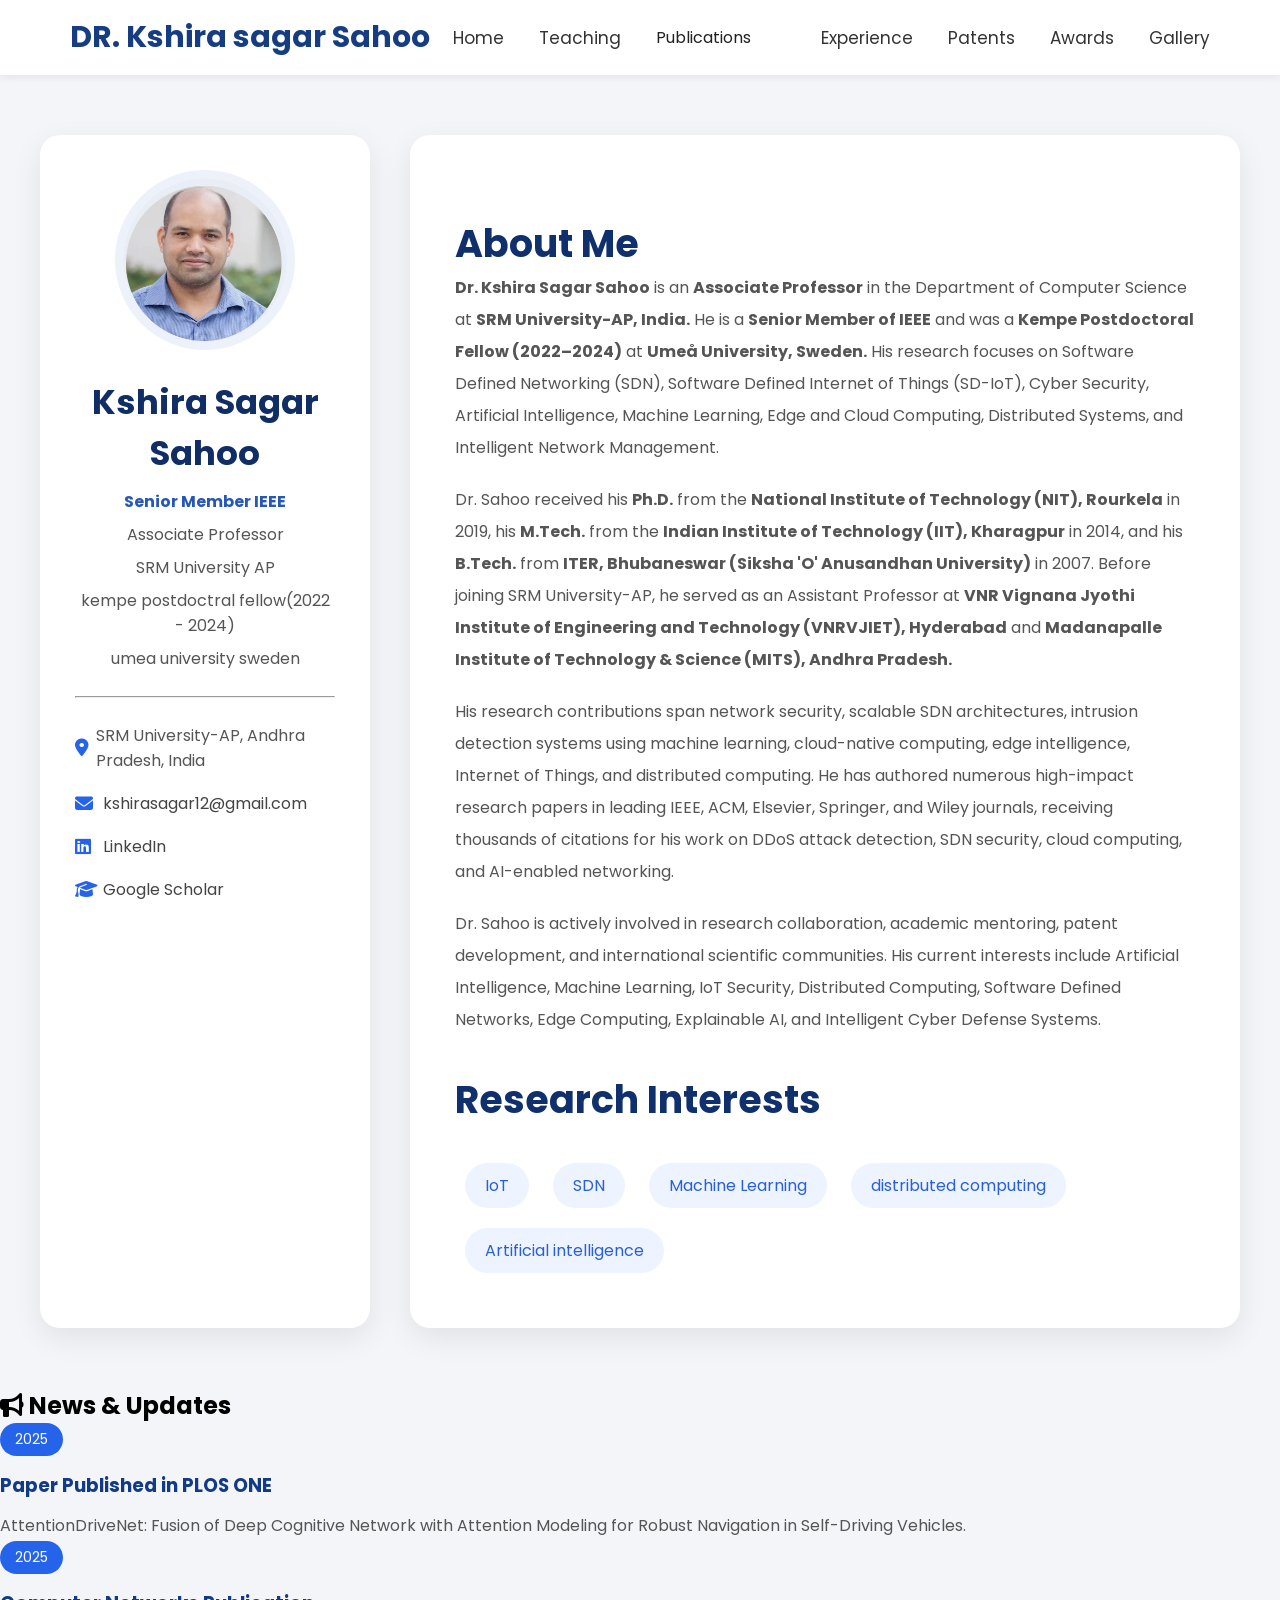
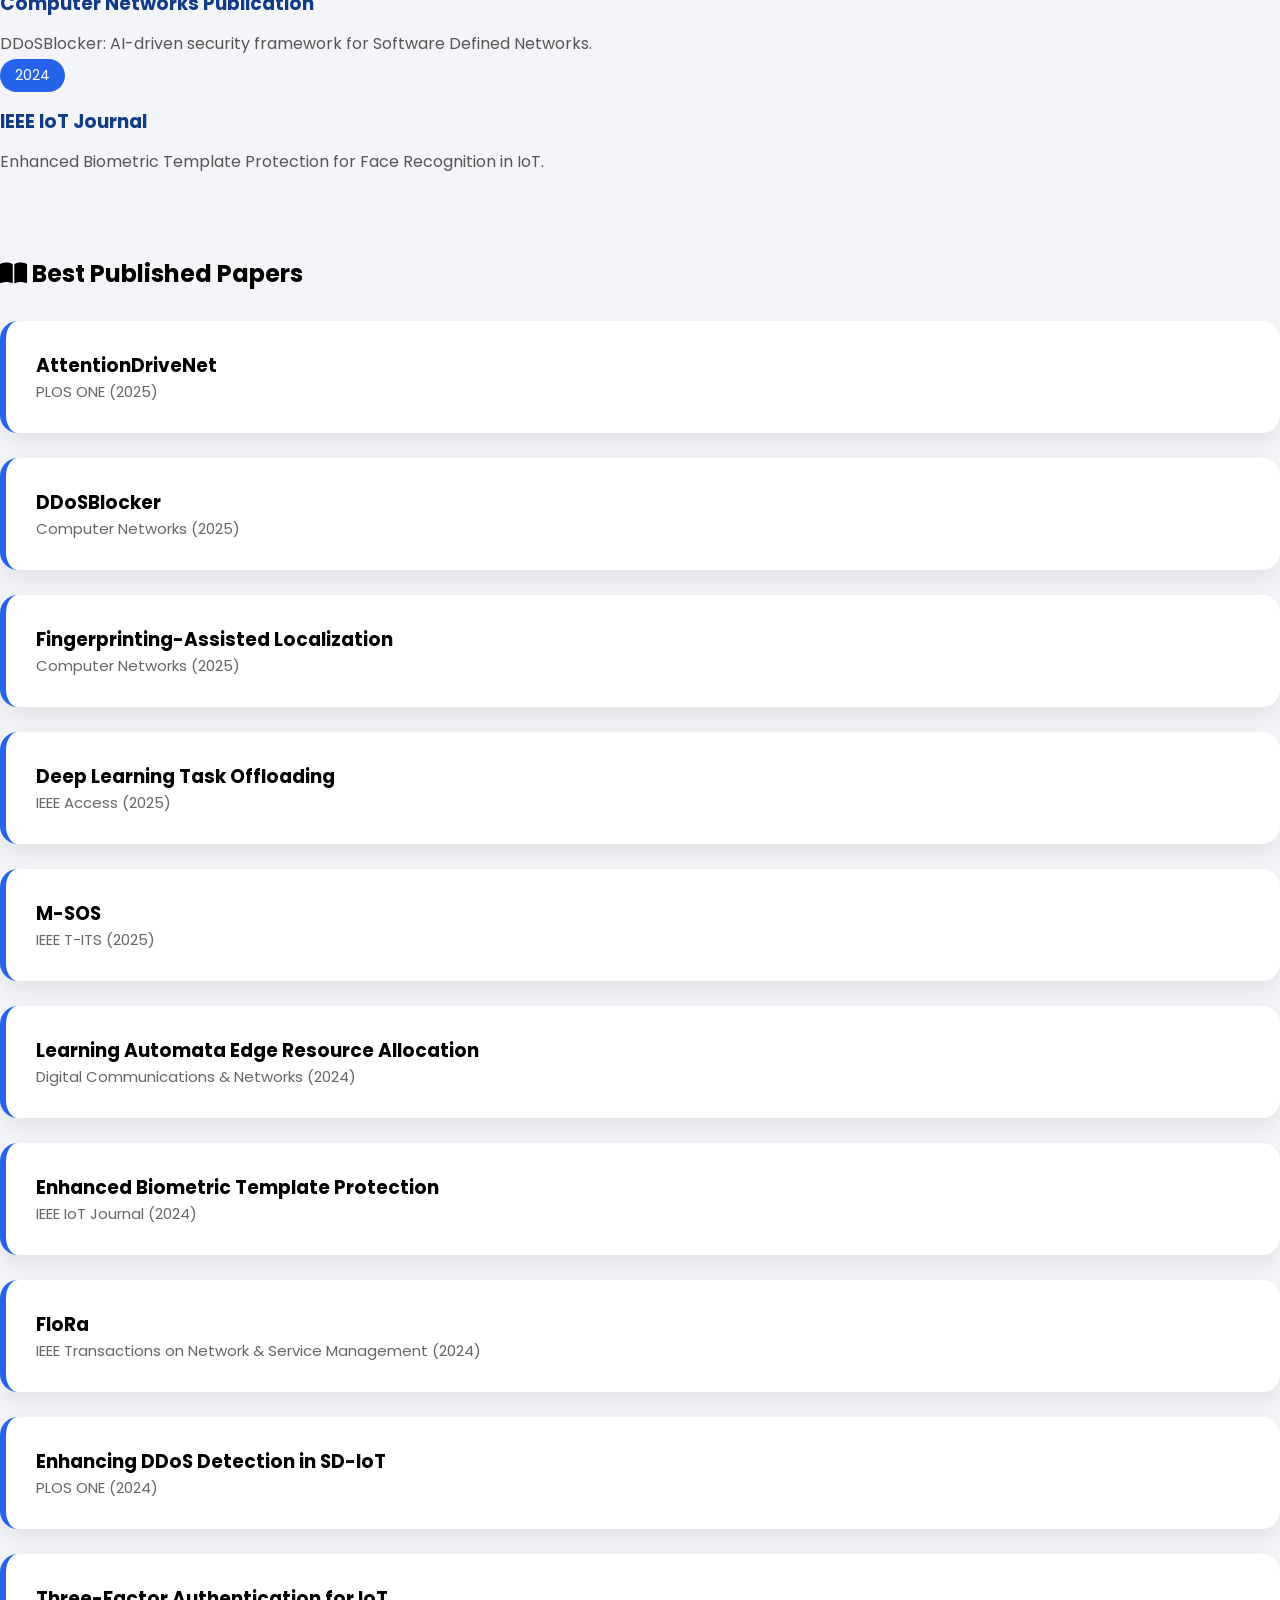
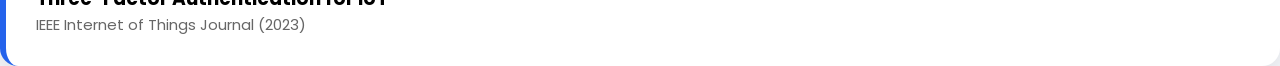
<file: index.html>
<!DOCTYPE html>
<html lang="en">
<head>

<meta charset="UTF-8">
<meta name="viewport" content="width=device-width, initial-scale=1.0">

<title>Kshira sagar sahoo</title>

<link rel="stylesheet" href="css/style.css">

<link rel="preconnect" href="https://fonts.googleapis.com">
<link rel="preconnect" href="https://fonts.gstatic.com" crossorigin>

<link href="https://fonts.googleapis.com/css2?family=Poppins:wght@300;400;500;600;700&display=swap" rel="stylesheet">

<link rel="stylesheet"
href="https://cdnjs.cloudflare.com/ajax/libs/font-awesome/6.5.2/css/all.min.css">

</head>

<body>

<!-- ================= NAVBAR ================= -->


<nav class="navbar">

    <div class="logo">
      DR. Kshira sagar Sahoo
    </div>

    <ul class="nav-links">

        <li><a href="index.html">Home</a></li>

        <li><a href="teaching.html">Teaching</a></li>

        </li> <a href="publications/publications.html">Publications</a><li>

        <li><a href="experience.html">Experience</a></li>

        <li><a href="patents.html">Patents</a></li>

        <li><a href="awards.html">Awards</a></li>
        
        <li><a href="gallery.html">Gallery</a></li>
    </ul>

</nav>
</nav>

<!-- ================= HERO ================= -->

<section class="hero">

<!-- LEFT CARD -->

<div class="profile-card">

<img src="https://kshirasagarsahoo.github.io/kshira-sagar-sahoo-portfolio/images/profile.png" alt="Profile Photo">

<h2>Kshira Sagar Sahoo</h2>

<h4>Senior Member IEEE</h4>

<p>Associate Professor</p>

<p>SRM University AP</p>

<p>kempe postdoctral fellow(2022 - 2024) </p>

<p> umea university sweden</p>

<hr>

<div class="contact">

    <p>
    <i class="fas fa-map-marker-alt"></i>
    SRM University-AP, Andhra Pradesh, India
</p>

    <p>
        <i class="fas fa-envelope"></i>
        <a href="mailto:kshirasagar12@gmail.com" target="_blank">
            kshirasagar12@gmail.com
        </a>
    </p>

    <p>
        <i class="fab fa-linkedin"></i>
        <a href="https://www.linkedin.com/in/kshira-sahoo-b9722a166/"
           target="_blank">
            LinkedIn
        </a>
    </p>

    <p>
        <i class="fas fa-graduation-cap"></i>
        <a href="https://scholar.google.com/citations?hl=en&user=DqTMMzcAAAAJ"
           target="_blank">
            Google Scholar
        </a>
    </p>

    

</div>

</div>

<!-- RIGHT CONTENT -->

<div class="about">

<section class="about-section">

    <h2>About Me</h2>

    <p>
        <strong>Dr. Kshira Sagar Sahoo</strong> is an <strong>Associate Professor</strong>
        in the Department of Computer Science at
        <strong>SRM University-AP, India.</strong>
        He is a <strong>Senior Member of IEEE</strong> and was a
        <strong>Kempe Postdoctoral Fellow (2022–2024)</strong> at
        <strong>Umeå University, Sweden.</strong>
        His research focuses on Software Defined Networking (SDN),
        Software Defined Internet of Things (SD-IoT),
        Cyber Security, Artificial Intelligence,
        Machine Learning, Edge and Cloud Computing,
        Distributed Systems, and Intelligent Network Management.
    </p>

    <p>
        Dr. Sahoo received his <strong>Ph.D.</strong> from the
        <strong>National Institute of Technology (NIT), Rourkela</strong>
        in 2019, his <strong>M.Tech.</strong> from the
        <strong>Indian Institute of Technology (IIT), Kharagpur</strong>
        in 2014, and his <strong>B.Tech.</strong> from
        <strong>ITER, Bhubaneswar (Siksha 'O' Anusandhan University)</strong>
        in 2007. Before joining SRM University-AP, he served as an
        Assistant Professor at
        <strong>VNR Vignana Jyothi Institute of Engineering and Technology (VNRVJIET), Hyderabad</strong>
        and
        <strong>Madanapalle Institute of Technology & Science (MITS), Andhra Pradesh.</strong>
    </p>

    <p>
        His research contributions span network security,
        scalable SDN architectures, intrusion detection systems using
        machine learning, cloud-native computing, edge intelligence,
        Internet of Things, and distributed computing.
        He has authored numerous high-impact research papers in leading
        IEEE, ACM, Elsevier, Springer, and Wiley journals,
        receiving thousands of citations for his work on
        DDoS attack detection, SDN security,
        cloud computing, and AI-enabled networking.
    </p>

    <p>
        Dr. Sahoo is actively involved in research collaboration,
        academic mentoring, patent development,
        and international scientific communities.
        His current interests include Artificial Intelligence,
        Machine Learning, IoT Security,
        Distributed Computing, Software Defined Networks,
        Edge Computing, Explainable AI,
        and Intelligent Cyber Defense Systems.
    </p>

</section>

<h2>Research Interests</h2>

<div class="tags">

<span>IoT</span>

<span>SDN</span>

<span>Machine Learning</span>

<span>distributed computing</span>

<span>Artificial intelligence</span>

</div>

</div>

</section>

<!-- ================= NEWS & UPDATES ================= -->

<section class="news-section">

    <h2 class="section-title">
        <i class="fas fa-bullhorn"></i>
        News & Updates
    </h2>

    <div class="news-container">

        <div class="news-card">
            <span class="news-date">2025</span>
            <h3>Paper Published in PLOS ONE</h3>
            <p>
                AttentionDriveNet: Fusion of Deep Cognitive Network with Attention
                Modeling for Robust Navigation in Self-Driving Vehicles.
            </p>
        </div>

        <div class="news-card">
            <span class="news-date">2025</span>
            <h3>Computer Networks Publication</h3>
            <p>
                DDoSBlocker: AI-driven security framework for Software Defined Networks.
            </p>
        </div>

        <div class="news-card">
            <span class="news-date">2024</span>
            <h3>IEEE IoT Journal</h3>
            <p>
                Enhanced Biometric Template Protection for Face Recognition in IoT.
            </p>
        </div>

    </div>

</section>



<!-- ================= BEST PAPERS ================= -->

<section class="papers-section">

    <h2 class="section-title">
        <i class="fas fa-book-open"></i>
        Best Published Papers
    </h2>

    <div class="paper-grid">

        <div class="paper-card">
            <h3>AttentionDriveNet</h3>
            <p>PLOS ONE (2025)</p>
        </div>

        <div class="paper-card">
            <h3>DDoSBlocker</h3>
            <p>Computer Networks (2025)</p>
        </div>

        <div class="paper-card">
            <h3>Fingerprinting-Assisted Localization</h3>
            <p>Computer Networks (2025)</p>
        </div>

        <div class="paper-card">
            <h3>Deep Learning Task Offloading</h3>
            <p>IEEE Access (2025)</p>
        </div>

        <div class="paper-card">
            <h3>M-SOS</h3>
            <p>IEEE T-ITS (2025)</p>
        </div>

        <div class="paper-card">
            <h3>Learning Automata Edge Resource Allocation</h3>
            <p>Digital Communications & Networks (2024)</p>
        </div>

        <div class="paper-card">
            <h3>Enhanced Biometric Template Protection</h3>
            <p>IEEE IoT Journal (2024)</p>
        </div>

        <div class="paper-card">
            <h3>FloRa</h3>
            <p>IEEE Transactions on Network & Service Management (2024)</p>
        </div>

        <div class="paper-card">
            <h3>Enhancing DDoS Detection in SD-IoT</h3>
            <p>PLOS ONE (2024)</p>
        </div>

        <div class="paper-card">
            <h3>Three-Factor Authentication for IoT</h3>
            <p>IEEE Internet of Things Journal (2023)</p>
        </div>

    </div>

</section>

</body>
</html>
</file>
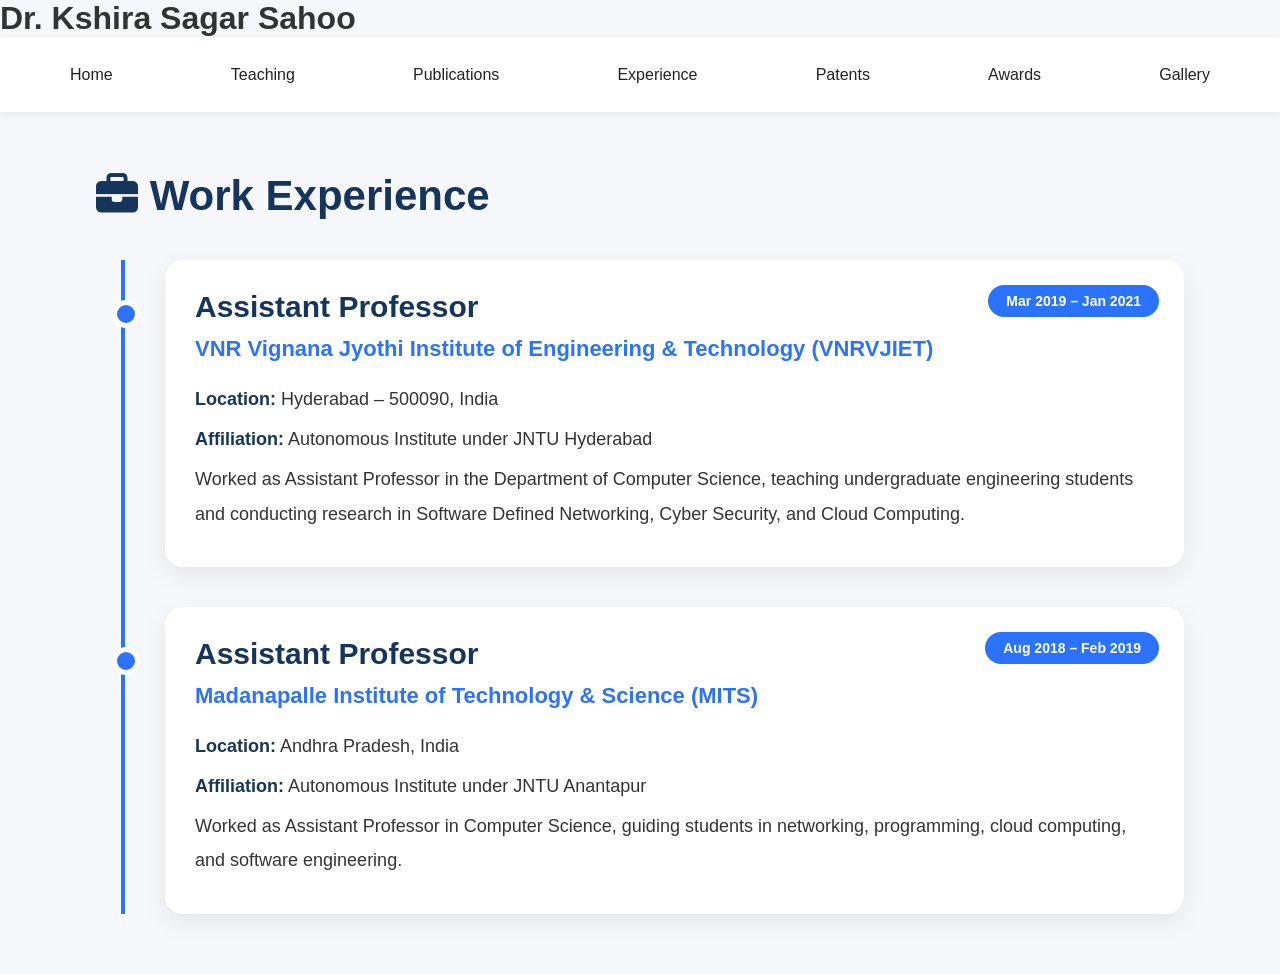
<file: experience.html>
<!DOCTYPE html>
<html lang="en">

<head>
    <meta charset="UTF-8">
    <meta name="viewport" content="width=device-width, initial-scale=1.0">

    <title>Experience | Dr. Kshira Sagar Sahoo</title>

    <link rel="stylesheet" href="css/style.css">
    <link rel="stylesheet" href="css/experience.css">

    <!-- Font Awesome Icons -->
    <link rel="stylesheet"
        href="https://cdnjs.cloudflare.com/ajax/libs/font-awesome/6.5.2/css/all.min.css">
</head>

<body>

<header>

    <h1>Dr. Kshira Sagar Sahoo</h1>

 <nav>
    <a href="index.html">Home</a>

    <a href="teaching.html">Teaching</a>

    <a href="publications/publications.html">Publications</a>

    <a href="experience.html">Experience</a>

    <a href="patents.html">Patents</a>

    <a href="awards.html">Awards</a>

    <a href="gallery.html">Gallery</a>
</nav>

</header>


<section class="experience-section">

<h2 class="experience-title">
<i class="fas fa-briefcase"></i>
Work Experience
</h2>

<div class="timeline">

<!-- Experience 1 -->

<div class="exp-card">

<div class="date">
Mar 2019 – Jan 2021
</div>

<h3 class="job">
Assistant Professor
</h3>

<div class="company">
VNR Vignana Jyothi Institute of Engineering & Technology (VNRVJIET)
</div>

<div class="details">

<p><strong>Location:</strong> Hyderabad – 500090, India</p>

<p><strong>Affiliation:</strong> Autonomous Institute under JNTU Hyderabad</p>

<p>
Worked as Assistant Professor in the Department of Computer Science,
teaching undergraduate engineering students and conducting research in
Software Defined Networking, Cyber Security, and Cloud Computing.
</p>

</div>

</div>


<!-- Experience 2 -->

<div class="exp-card">

<div class="date">
Aug 2018 – Feb 2019
</div>

<h3 class="job">
Assistant Professor
</h3>

<div class="company">
Madanapalle Institute of Technology & Science (MITS)
</div>

<div class="details">

<p><strong>Location:</strong> Andhra Pradesh, India</p>

<p><strong>Affiliation:</strong> Autonomous Institute under JNTU Anantapur</p>

<p>
Worked as Assistant Professor in Computer Science,
guiding students in networking, programming,
cloud computing, and software engineering.
</p>

</div>

</div>

</div>

</section>

</body>

</html>
</file>
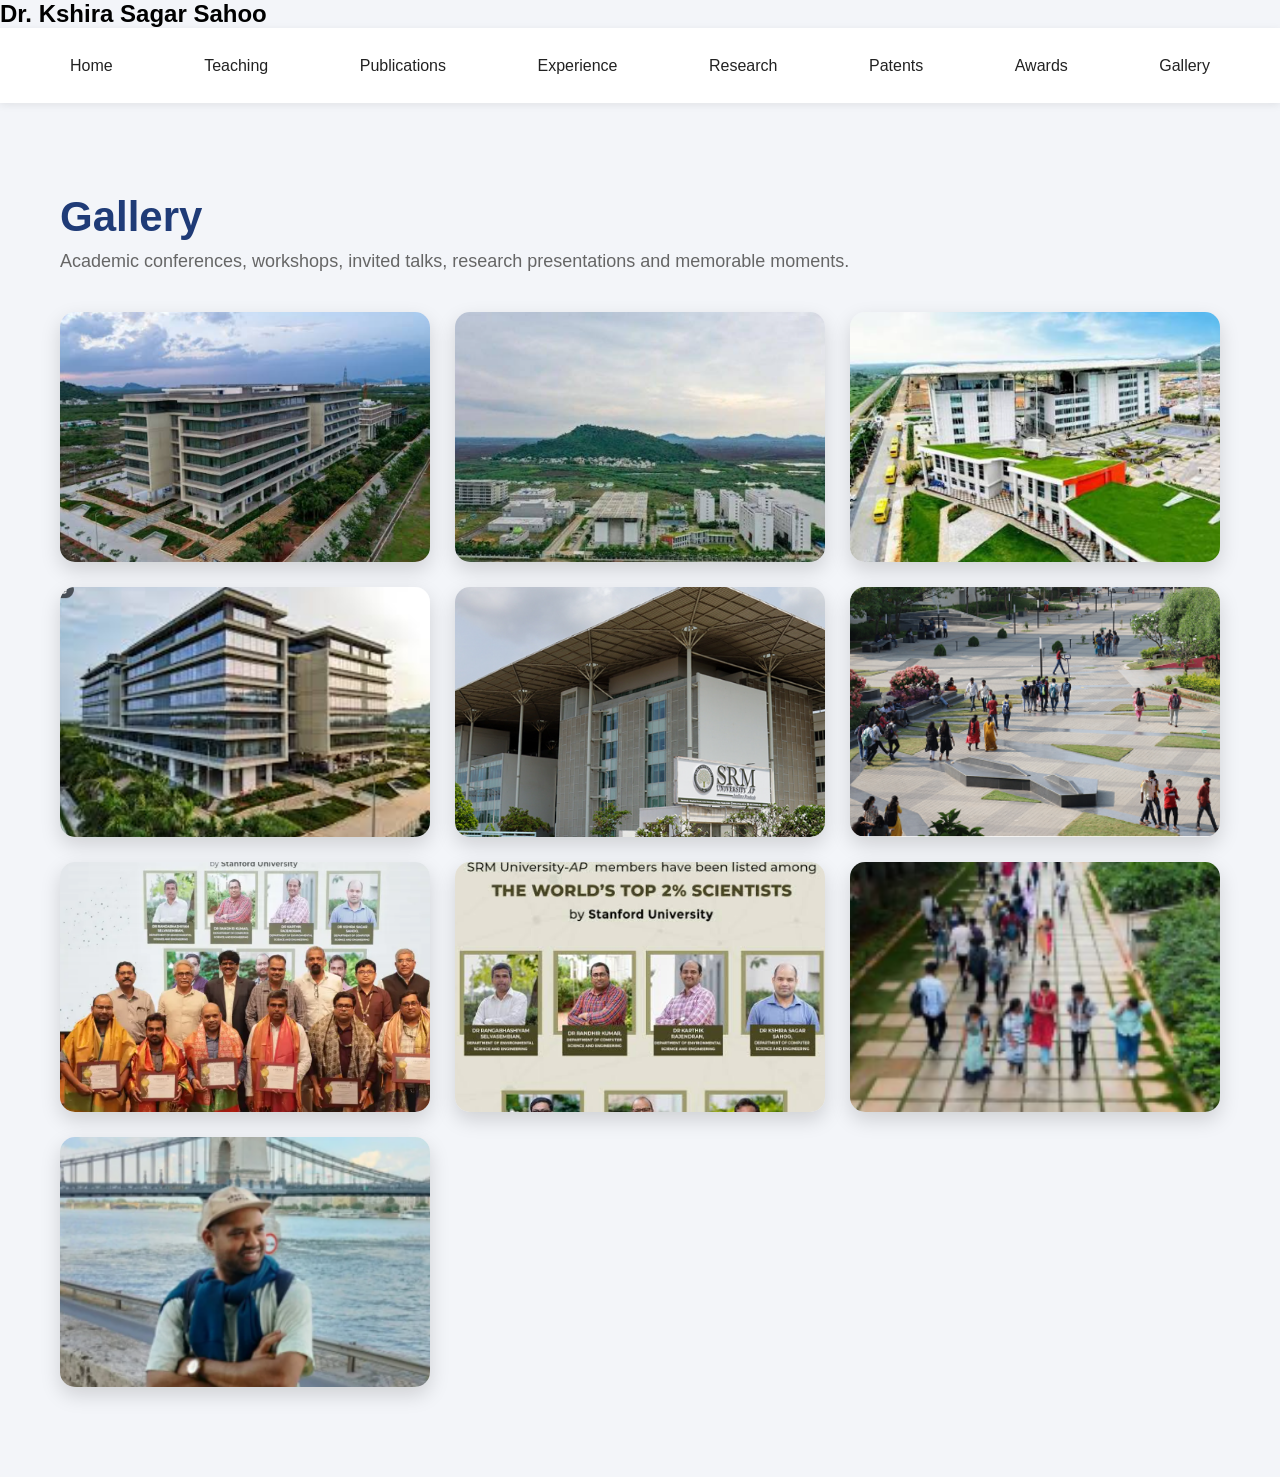
<file: gallery.html>
<!DOCTYPE html>
<html lang="en">

<head>

<meta charset="UTF-8">
<meta name="viewport" content="width=device-width, initial-scale=1.0">

<title>Gallery | Dr. Kshira Sagar Sahoo</title>

<link rel="stylesheet" href="css/style.css">
<link rel="stylesheet" href="css/gallery.css">

</head>

<body>

<header>

<h2>Dr. Kshira Sagar Sahoo</h2>

<nav>

<a href="index.html">Home</a>
<a href="teaching.html">Teaching</a>
<a href="publications/publications.html">Publications</a>
<a href="experience.html">Experience</a>
<a href="research.html">Research</a>
<a href="patents.html">Patents</a>
<a href="awards.html">Awards</a>
<a href="gallery.html">Gallery</a>

</nav>

</header>


<section class="gallery-section">

    <h2>Gallery</h2>

    <p>
        Academic conferences, workshops, invited talks, research presentations and memorable moments.
    </p>

    <div class="gallery">

        <img src="images/Screenshot%202026-07-31%20113254.png" alt="">
        <img src="images/Screenshot%202026-07-31%20113225.png" alt="">
        <img src="images/Screenshot%202026-07-31%20110007.png" alt="">
        <img src="images/Screenshot%202026-07-31%20104100.png" alt="">
        <img src="images/Screenshot%202026-07-31%20104121.png" alt="">
        <img src="images/Screenshot%202026-07-31%20104407.png" alt="">
        <img src="images/Screenshot%202026-07-31%20104314.png" alt="">
        <img src="images/Screenshot%202026-07-31%20104013.png" alt="">
        <img src="images/Screenshot%202026-07-31%20105947.png" alt="">
        <img src="images/Screenshot%202026-07-31%20111958.png" alt="">

    </div>

</section>

<!-- Lightbox -->

<div class="lightbox">

    <span class="close">&times;</span>

    <span class="prev">&#10094;</span>

    <img class="lightbox-img">

    <span class="next">&#10095;</span>

</div>

<script src="gallery.js"></script>

</body>
</html>
</file>
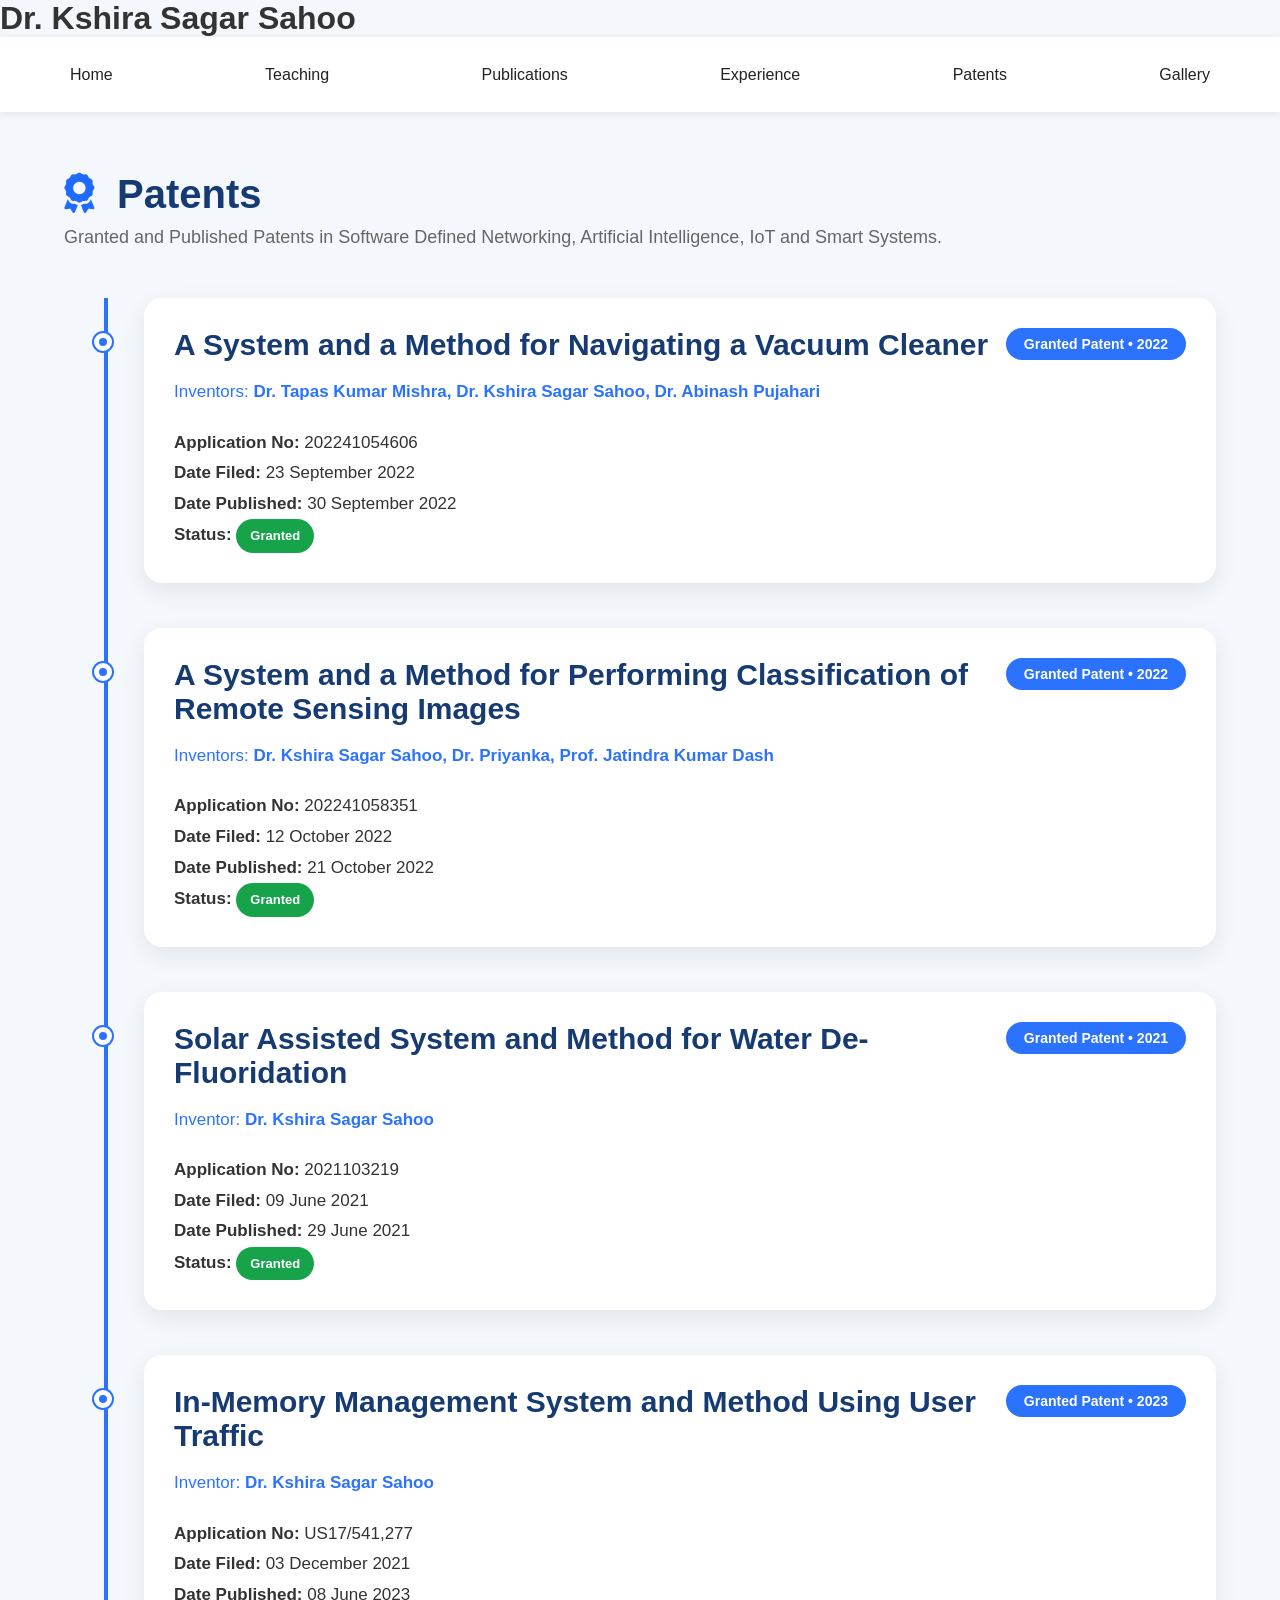
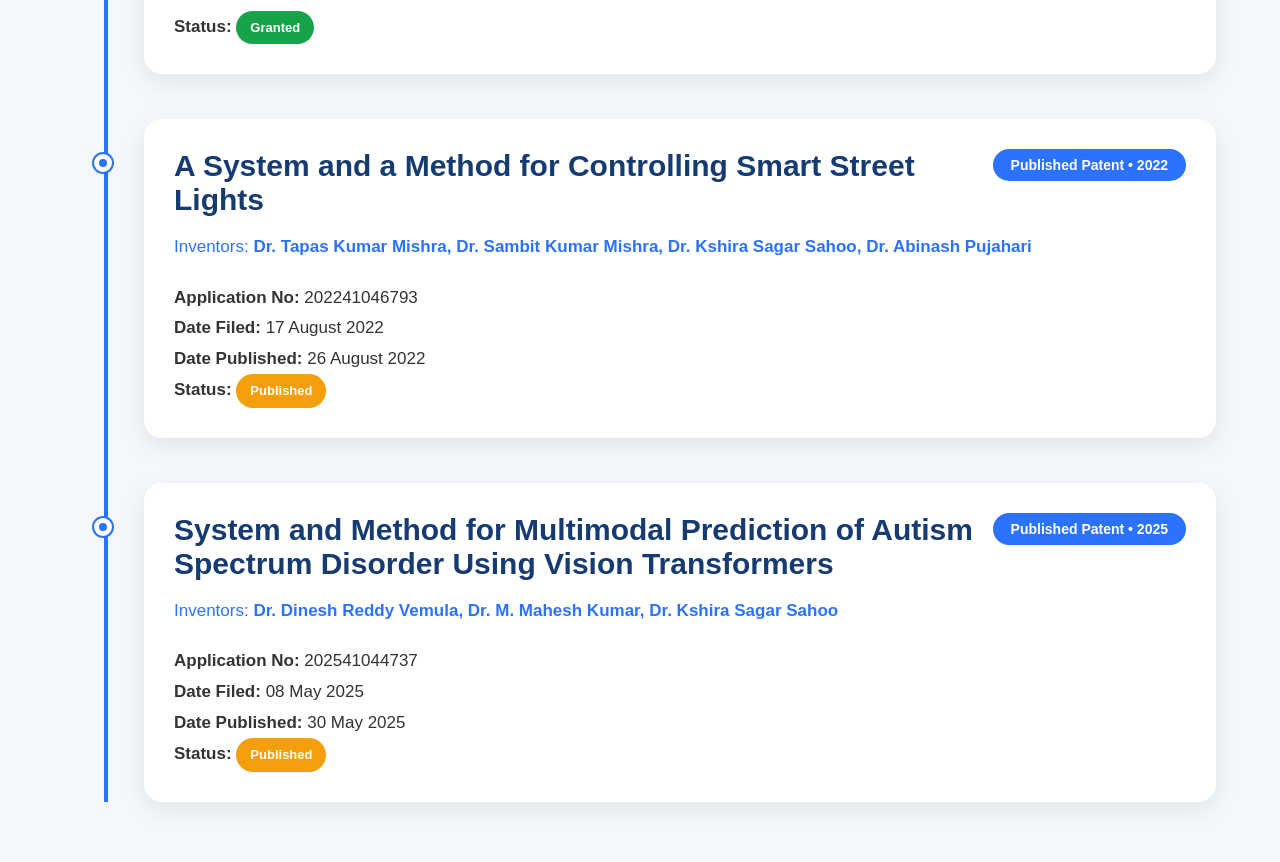
<file: patents.html>
<!DOCTYPE html>
<html lang="en">

<head>

    <meta charset="UTF-8">
    <meta name="viewport" content="width=device-width, initial-scale=1.0">

    <title>Patents | Dr. Kshira Sagar Sahoo</title>

    <link rel="stylesheet" href="css/style.css">
    <link rel="stylesheet" href="css/patents.css">

    <!-- Font Awesome -->
    <link rel="stylesheet"
        href="https://cdnjs.cloudflare.com/ajax/libs/font-awesome/6.5.2/css/all.min.css">

</head>

<body>

<header>

    <h1>Dr. Kshira Sagar Sahoo</h1>

    <nav>
        <a href="index.html">Home</a>

        <a href="teaching.html">Teaching</a>

        <a href="publications/publications.html">Publications</a>

        <a href="experience.html">Experience</a>

        <a href="patents.html" class="active">Patents</a>
        
        <a href="gallery.html">Gallery</a>
    
    </nav>

</header>

<section class="patent-section">

    <h2 class="section-title">
        <i class="fas fa-award"></i>
        Patents
    </h2>

    <p class="section-subtitle">
        Granted and Published Patents in Software Defined Networking,
        Artificial Intelligence, IoT and Smart Systems.
    </p>

    <div class="timeline">

        <!-- Patent 1 -->

        <div class="timeline-item">

            <div class="timeline-dot"></div>

            <div class="timeline-content">

                <span class="timeline-date">
                    Granted Patent • 2022
                </span>

                <h3>
                    A System and a Method for Navigating a Vacuum Cleaner
                </h3>

                <p class="company">
                    Inventors:
                    <strong>
                        Dr. Tapas Kumar Mishra,
                        Dr. Kshira Sagar Sahoo,
                        Dr. Abinash Pujahari
                    </strong>
                </p>

                <p>
                    <strong>Application No:</strong> 202241054606<br>
                    <strong>Date Filed:</strong> 23 September 2022<br>
                    <strong>Date Published:</strong> 30 September 2022<br>
                    <strong>Status:</strong>
                    <span class="badge">Granted</span>
                </p>

            </div>

        </div>

        <!-- Patent 2 -->

        <div class="timeline-item">

            <div class="timeline-dot"></div>

            <div class="timeline-content">

                <span class="timeline-date">
                    Granted Patent • 2022
                </span>

                <h3>
                    A System and a Method for Performing Classification of Remote Sensing Images
                </h3>

                <p class="company">
                    Inventors:
                    <strong>
                        Dr. Kshira Sagar Sahoo,
                        Dr. Priyanka,
                        Prof. Jatindra Kumar Dash
                    </strong>
                </p>

                <p>
                    <strong>Application No:</strong> 202241058351<br>
                    <strong>Date Filed:</strong> 12 October 2022<br>
                    <strong>Date Published:</strong> 21 October 2022<br>
                    <strong>Status:</strong>
                    <span class="badge">Granted</span>
                </p>

            </div>

        </div>

        <!-- Patent 3 -->

        <div class="timeline-item">

            <div class="timeline-dot"></div>

            <div class="timeline-content">

                <span class="timeline-date">
                    Granted Patent • 2021
                </span>

                <h3>
                    Solar Assisted System and Method for Water De-Fluoridation
                </h3>

                <p class="company">
                    Inventor:
                    <strong>
                        Dr. Kshira Sagar Sahoo
                    </strong>
                </p>

                <p>
                    <strong>Application No:</strong> 2021103219<br>
                    <strong>Date Filed:</strong> 09 June 2021<br>
                    <strong>Date Published:</strong> 29 June 2021<br>
                    <strong>Status:</strong>
                    <span class="badge">Granted</span>
                </p>

            </div>

        </div>

        <!-- Patent 4 -->

        <div class="timeline-item">

            <div class="timeline-dot"></div>

            <div class="timeline-content">

                <span class="timeline-date">
                    Granted Patent • 2023
                </span>

                <h3>
                    In-Memory Management System and Method Using User Traffic
                </h3>

                <p class="company">
                    Inventor:
                    <strong>
                        Dr. Kshira Sagar Sahoo
                    </strong>
                </p>

                <p>
                    <strong>Application No:</strong> US17/541,277<br>
                    <strong>Date Filed:</strong> 03 December 2021<br>
                    <strong>Date Published:</strong> 08 June 2023<br>
                    <strong>Status:</strong>
                    <span class="badge">Granted</span>
                </p>

            </div>

        </div>

        <!-- Patent 5 -->

        <div class="timeline-item">

            <div class="timeline-dot"></div>

            <div class="timeline-content">

                <span class="timeline-date">
                    Published Patent • 2022
                </span>

                <h3>
                    A System and a Method for Controlling Smart Street Lights
                </h3>

                <p class="company">
                    Inventors:
                    <strong>
                        Dr. Tapas Kumar Mishra,
                        Dr. Sambit Kumar Mishra,
                        Dr. Kshira Sagar Sahoo,
                        Dr. Abinash Pujahari
                    </strong>
                </p>

                <p>
                    <strong>Application No:</strong> 202241046793<br>
                    <strong>Date Filed:</strong> 17 August 2022<br>
                    <strong>Date Published:</strong> 26 August 2022<br>
                    <strong>Status:</strong>
                    <span class="badge published">Published</span>
                </p>

            </div>

        </div>

        <!-- Patent 6 -->

        <div class="timeline-item">

            <div class="timeline-dot"></div>

            <div class="timeline-content">

                <span class="timeline-date">
                    Published Patent • 2025
                </span>

                <h3>
                    System and Method for Multimodal Prediction of Autism Spectrum Disorder Using Vision Transformers
                </h3>

                <p class="company">
                    Inventors:
                    <strong>
                        Dr. Dinesh Reddy Vemula,
                        Dr. M. Mahesh Kumar,
                        Dr. Kshira Sagar Sahoo
                    </strong>
                </p>

                <p>
                    <strong>Application No:</strong> 202541044737<br>
                    <strong>Date Filed:</strong> 08 May 2025<br>
                    <strong>Date Published:</strong> 30 May 2025<br>
                    <strong>Status:</strong>
                    <span class="badge published">Published</span>
                </p>

            </div>

        </div>

    </div>

</section>

</body>
</html>
</file>
<file: css/style.css>
*{
    margin:0;
    padding:0;
    box-sizing:border-box;
    font-family:'Poppins',sans-serif;
}

body{

    background:#f3f5f9;

}

/* ================= NAVBAR ================= */

nav{

    width:100%;
    height:75px;

    background:white;

    display:flex;

    justify-content:space-between;

    align-items:center;

    padding:0 70px;

    box-shadow:0 2px 8px rgba(0,0,0,.08);

}

.logo{

    font-size:30px;

    font-weight:700;

    color:#163d82;

}

nav ul{

    display:flex;

    list-style:none;

    gap:35px;

}

nav ul li a{

    text-decoration:none;

    color:#333;

    font-size:17px;

    transition:.3s;

}

nav ul li a:hover{

    color:#0d5bd7;

}

/* ================= HERO ================= */

.hero{

    width:1200px;

    margin:60px auto;

    display:flex;

    gap:40px;

}

/* LEFT CARD */

.profile-card{

    width:330px;

    background:white;

    border-radius:20px;

    padding:35px;

    text-align:center;

    box-shadow:0 10px 30px rgba(0,0,0,.08);

}

.profile-card img{

    width:180px;

    height:180px;

    border-radius:50%;

    object-fit:cover;

    border:8px solid #edf1f9;

}

.profile-card h2{

    margin-top:20px;

    font-size:34px;

    color:#102d66;

}

.profile-card h4{

    margin-top:10px;

    color:#2758b7;

}

.profile-card p{

    margin-top:8px;

    color:#555;

}

.profile-card hr{

    margin:25px 0;

}

.contact{

    text-align:left;

}

.contact p{

    margin:15px 0;

}

.contact i{

    width:30px;

    color:#2b5fe0;

}

/* RIGHT SIDE */

.about{

    flex:1;

    background:white;

    border-radius:20px;

    padding:45px;

    box-shadow:0 10px 30px rgba(0,0,0,.08);

}

.about h1{

    font-size:48px;

    color:#0f2f68;

    margin-bottom:20px;

}

.about p{

    line-height:2;

    color:#555;

    margin-bottom:20px;

}

.about h2{

    margin-top:35px;

    color:#10306d;

    font-size:38px;

}

.tags{

    margin-top:25px;

}

.tags span{

    display:inline-block;

    padding:10px 20px;

    border-radius:50px;

    background:#edf3ff;

    color:#295fd7;

    margin:10px;

}

/* Contact Section */

.contact{

    margin-top:25px;
}

.contact p{

    display:flex;
    align-items:center;

    margin:18px 0;

    font-size:16px;
}

.contact i{

    width:28px;

    color:#2563eb;

    font-size:18px;
}

.contact a{

    color:#444;

    text-decoration:none;

    transition:0.3s ease;
}

.contact a:hover{

    color:#2563eb;

    padding-left:6px;
}

/*==============================
      NEWS SECTION
==============================*/


.papers-section{
    width:100%;
    margin-top:60px;
}

.paper-grid{
    display:flex;
    flex-direction:column;
    gap:20px;
}


.paper-card{
    width:100%;
    background:#fff;
    border-left:5px solid #2563eb;
    border-radius:15px;
    padding:25px;
    box-shadow:0 8px 20px rgba(0,0,0,.08);
}

.news-card:hover{

    transform:translateY(-8px);

    box-shadow:0 18px 35px rgba(37,99,235,.20);
}

.news-date{

    display:inline-block;

    background:#2563eb;

    color:#fff;

    padding:6px 15px;

    border-radius:25px;

    font-size:14px;

    margin-bottom:15px;
}

.news-card h3{

    color:#123b87;

    margin-bottom:12px;
}

.news-card p{

    color:#555;

    line-height:1.8;
}



/*==============================
      BEST PAPERS
==============================*/

.papers-section{

    margin-top:80px;
}

.paper-grid{

    display:flex;
    flex-direction:column;

    gap:25px;

    margin-top:30px;
}

.paper-card{

    width:100%;

    text-align:left;

    padding:30px;

    border-radius:18px;

    border-left:6px solid #2563eb;

    box-shadow:0 10px 25px rgba(0,0,0,.08);

    transition:.35s;
}

.paper-card:hover{

    transform:translateX(10px);

    background:#2563eb;

    color:white;
}

.paper-card:hover h3,
.paper-card:hover p{

    color:white;
}

.paper-card p{

    color:#666;

    font-size:15px;
}

nav a{
    text-decoration: none;
    color: #222;
}
</file>
<file: css/experience.css>
/* ==========================
   EXPERIENCE PAGE
========================== */

body{
    font-family: 'Segoe UI', sans-serif;
    background:#f5f7fb;
    color:#333;
}

.experience-section{
    width:85%;
    margin:60px auto;
}

.experience-title{
    font-size:42px;
    color:#16355d;
    font-weight:700;
    margin-bottom:40px;
}

.timeline{
    position:relative;
    margin-left:25px;
    border-left:4px solid #2b73ff;
}

.exp-card{
    position:relative;
    background:white;
    margin:40px 0 40px 40px;
    padding:30px;
    border-radius:18px;
    box-shadow:0 8px 25px rgba(0,0,0,.08);
    transition:.3s;
}

.exp-card:hover{
    transform:translateY(-6px);
    box-shadow:0 15px 35px rgba(0,0,0,.15);
}

.exp-card::before{
    content:'';
    position:absolute;
    left:-53px;
    top:40px;
    width:18px;
    height:18px;
    background:#2b73ff;
    border-radius:50%;
    border:5px solid white;
}

.date{
    position:absolute;
    right:25px;
    top:25px;
    background:#2b73ff;
    color:white;
    padding:8px 18px;
    border-radius:25px;
    font-size:14px;
    font-weight:600;
}

.job{
    font-size:30px;
    color:#16355d;
    font-weight:700;
    margin-bottom:12px;
}

.company{
    font-size:22px;
    color:#2b73ff;
    font-weight:600;
    margin-bottom:20px;
}

.details p{
    font-size:18px;
    line-height:1.9;
    margin:6px 0;
}

.details strong{
    color:#16355d;
}
</file>
<file: css/gallery.css>
.gallery-section{

max-width:1200px;

margin:70px auto;

padding:20px;

}

.gallery-section h2{

font-size:42px;

color:#1f3b77;

margin-bottom:10px;

}

.gallery-section p{

font-size:18px;

color:#666;

margin-bottom:40px;

}

.gallery{

display:grid;

grid-template-columns:repeat(auto-fit,minmax(280px,1fr));

gap:25px;

}

.gallery img{

width:100%;

height:250px;

object-fit:cover;

border-radius:15px;

cursor:pointer;

transition:.4s;

box-shadow:0 8px 20px rgba(0,0,0,.15);

}

.gallery img:hover{

transform:translateY(-8px) scale(1.04);

box-shadow:0 20px 40px rgba(0,0,0,.25);

}

/* Lightbox */

.lightbox{

display:none;

position:fixed;

left:0;

top:0;

width:100%;

height:100%;

background:rgba(0,0,0,.92);

justify-content:center;

align-items:center;

z-index:9999;

animation:fade .3s;

}

.lightbox-img{

max-width:85%;

max-height:85%;

border-radius:10px;

}

.close{

position:absolute;

top:30px;

right:50px;

font-size:55px;

color:white;

cursor:pointer;

}

.prev,

.next{

position:absolute;

top:50%;

transform:translateY(-50%);

font-size:60px;

color:white;

cursor:pointer;

padding:15px;

user-select:none;

}

.prev{

left:30px;

}

.next{

right:30px;

}

@keyframes fade{

from{

opacity:0;

}

to{

opacity:1;

}

}
</file>
<file: css/patents.css>
/* ===========================
      PATENTS PAGE
=========================== */

*{
    margin:0;
    padding:0;
    box-sizing:border-box;
}

body{
    font-family:'Segoe UI',sans-serif;
    background:#f4f7fc;
    color:#333;
}

/* Section */

.patent-section{
    width:90%;
    margin:60px auto;
}

.section-title{
    font-size:40px;
    color:#163b73;
    font-weight:700;
    margin-bottom:10px;
}

.section-title i{
    color:#1f6bff;
    margin-right:12px;
}

.section-subtitle{
    color:#666;
    font-size:18px;
    margin-bottom:50px;
}

/* Timeline */

.timeline{
    position:relative;
    margin-left:40px;
    padding-left:40px;
}

.timeline::before{

    content:"";

    position:absolute;

    left:0;

    top:0;

    width:4px;

    height:100%;

    background:#2b73ff;
}

/* Item */

.timeline-item{

    position:relative;

    margin-bottom:45px;
}

/* Circle */

.timeline-dot{

    position:absolute;

    left:-50px;

    top:35px;

    width:18px;

    height:18px;

    border-radius:50%;

    background:#2b73ff;

    border:5px solid white;

    box-shadow:0 0 0 2px #2b73ff;
}

/* Card */

.timeline-content{

    background:white;

    border-radius:18px;

    padding:30px;

    box-shadow:0 8px 25px rgba(0,0,0,.08);

    transition:.3s;
}

.timeline-content:hover{

    transform:translateY(-5px);

    box-shadow:0 15px 35px rgba(0,0,0,.15);
}

/* Date Badge */

.timeline-date{

    float:right;

    background:#2b73ff;

    color:white;

    padding:8px 18px;

    border-radius:30px;

    font-size:14px;

    font-weight:600;
}

/* Patent Name */

.timeline-content h3{

    color:#163b73;

    font-size:30px;

    margin-bottom:15px;

    padding-right:180px;
}

/* Inventors */

.company{

    color:#2b73ff;

    font-size:18px;

    margin-bottom:20px;
}

.company strong{

    color:#2b73ff;
}

/* Details */

.timeline-content p{

    font-size:17px;

    line-height:1.8;
}

/* Status */

.badge{

    display:inline-block;

    background:#16a34a;

    color:white;

    padding:5px 14px;

    border-radius:20px;

    font-size:13px;

    font-weight:600;
}

.badge.published{

    background:#f59e0b;
}

/* Mobile */

@media(max-width:768px){

.timeline{

    margin-left:20px;

    padding-left:25px;
}

.timeline-dot{

    left:-34px;
}

.timeline-date{

    float:none;

    display:inline-block;

    margin-bottom:18px;
}

.timeline-content h3{

    padding-right:0;

    font-size:23px;
}

}
</file>
